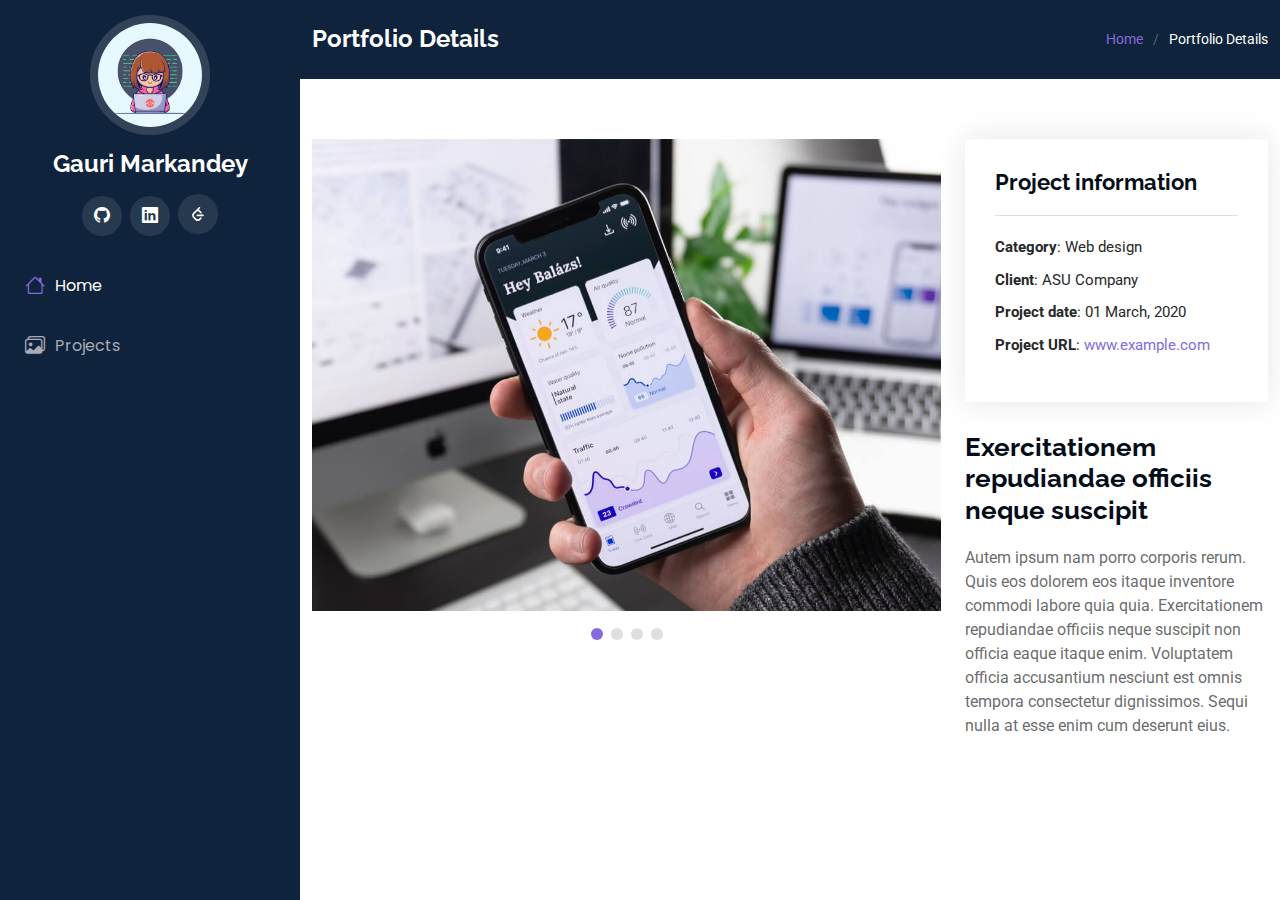
<file: portfolio-details.html>
<!DOCTYPE html>
<html lang="en">

<head>
  <meta charset="utf-8">
  <meta content="width=device-width, initial-scale=1.0" name="viewport">
  <title>Portfolio Details - iPortfolio Bootstrap Template</title>
  <meta content="" name="description">
  <meta content="" name="keywords">

  <!-- Favicons -->
  <link href="assets/img/favicon.png" rel="icon">
  <link href="assets/img/apple-touch-icon.png" rel="apple-touch-icon">

  <!-- Fonts -->
  <link href="https://fonts.googleapis.com" rel="preconnect">
  <link href="https://fonts.gstatic.com" rel="preconnect" crossorigin>
  <link href="https://fonts.googleapis.com/css2?family=Roboto:ital,wght@0,100;0,300;0,400;0,500;0,700;0,900;1,100;1,300;1,400;1,500;1,700;1,900&family=Poppins:ital,wght@0,100;0,200;0,300;0,400;0,500;0,600;0,700;0,800;0,900;1,100;1,200;1,300;1,400;1,500;1,600;1,700;1,800;1,900&family=Raleway:ital,wght@0,100;0,200;0,300;0,400;0,500;0,600;0,700;0,800;0,900;1,100;1,200;1,300;1,400;1,500;1,600;1,700;1,800;1,900&display=swap" rel="stylesheet">

  <!-- Vendor CSS Files -->
  <link href="assets/vendor/bootstrap/css/bootstrap.min.css" rel="stylesheet">
  <link href="assets/vendor/bootstrap-icons/bootstrap-icons.css" rel="stylesheet">
  <link href="assets/vendor/aos/aos.css" rel="stylesheet">
  <link href="assets/vendor/glightbox/css/glightbox.min.css" rel="stylesheet">
  <link href="assets/vendor/swiper/swiper-bundle.min.css" rel="stylesheet">

  <!-- Main CSS File -->
  <link href="assets/css/main.css" rel="stylesheet">
</head>

<body class="portfolio-details-page">

  <header id="header" class="header dark-background d-flex flex-column">
    <i class="header-toggle d-xl-none bi bi-list"></i>

    <div class="profile-img">
      <img src="assets/img/animationDeveloper.avif" alt="" class="img-fluid rounded-circle">
    </div>

    <a href="index.html" class="logo d-flex align-items-center justify-content-center">
      <!-- Uncomment the line below if you also wish to use an image logo -->
      <!-- <img src="assets/img/logo.png" alt=""> -->
      <h1 class="sitename">Gauri Markandey</h1>
    </a>

    <div class="social-links text-center">
      <a href="https://github.com/gauri2029" class="github"><i class="bi bi-github"></i></a>
      <a href="https://www.linkedin.com/in/gaurimarkandey/" class="linkedin"><i class="bi bi-linkedin"></i></a>
      <a href="https://leetcode.com/u/gauri_markandey/" class="leetcode"><img src="assets/img/leetcodeSVG.svg" /></a>
    </div>

    <nav id="navmenu" class="navmenu">
      <ul>
        <li><a href="" class="active"><i class="bi bi-house navicon"></i>Home</a></li>
        <li><a href="#portfolio"><i class="bi bi-images navicon"></i> Projects</a></li>
      </ul>
    </nav>

  </header>

  <main class="main">

    <!-- Page Title -->
    <div class="page-title dark-background">
      <div class="container d-lg-flex justify-content-between align-items-center">
        <h1 class="mb-2 mb-lg-0">Portfolio Details</h1>
        <nav class="breadcrumbs">
          <ol>
            <li><a href="index.html">Home</a></li>
            <li class="current">Portfolio Details</li>
          </ol>
        </nav>
      </div>
    </div><!-- End Page Title -->

    <!-- Portfolio Details Section -->
    <section id="portfolio-details" class="portfolio-details section">

      <div class="container" data-aos="fade-up" data-aos-delay="100">

        <div class="row gy-4">

          <div class="col-lg-8">
            <div class="portfolio-details-slider swiper init-swiper">

              <script type="application/json" class="swiper-config">
                {
                  "loop": true,
                  "speed": 600,
                  "autoplay": {
                    "delay": 5000
                  },
                  "slidesPerView": "auto",
                  "pagination": {
                    "el": ".swiper-pagination",
                    "type": "bullets",
                    "clickable": true
                  }
                }
              </script>

              <div class="swiper-wrapper align-items-center">

                <div class="swiper-slide">
                  <img src="assets/img/portfolio/app-1.jpg" alt="">
                </div>

                <div class="swiper-slide">
                  <img src="assets/img/portfolio/product-1.jpg" alt="">
                </div>

                <div class="swiper-slide">
                  <img src="assets/img/portfolio/branding-1.jpg" alt="">
                </div>

                <div class="swiper-slide">
                  <img src="assets/img/portfolio/books-1.jpg" alt="">
                </div>

              </div>
              <div class="swiper-pagination"></div>
            </div>
          </div>

          <div class="col-lg-4">
            <div class="portfolio-info" data-aos="fade-up" data-aos-delay="200">
              <h3>Project information</h3>
              <ul>
                <li><strong>Category</strong>: Web design</li>
                <li><strong>Client</strong>: ASU Company</li>
                <li><strong>Project date</strong>: 01 March, 2020</li>
                <li><strong>Project URL</strong>: <a href="#">www.example.com</a></li>
              </ul>
            </div>
            <div class="portfolio-description" data-aos="fade-up" data-aos-delay="300">
              <h2>Exercitationem repudiandae officiis neque suscipit</h2>
              <p>
                Autem ipsum nam porro corporis rerum. Quis eos dolorem eos itaque inventore commodi labore quia quia. Exercitationem repudiandae officiis neque suscipit non officia eaque itaque enim. Voluptatem officia accusantium nesciunt est omnis tempora consectetur dignissimos. Sequi nulla at esse enim cum deserunt eius.
              </p>
            </div>
          </div>

        </div>

      </div>

    </section><!-- /Portfolio Details Section -->

  </main>

  <!-- Scroll Top -->
  <a href="#" id="scroll-top" class="scroll-top d-flex align-items-center justify-content-center"><i class="bi bi-arrow-up-short"></i></a>

  <!-- Preloader -->
  <div id="preloader"></div>

  <!-- Vendor JS Files -->
  <script src="assets/vendor/bootstrap/js/bootstrap.bundle.min.js"></script>
  <script src="assets/vendor/php-email-form/validate.js"></script>
  <script src="assets/vendor/aos/aos.js"></script>
  <script src="assets/vendor/typed.js/typed.umd.js"></script>
  <script src="assets/vendor/purecounter/purecounter_vanilla.js"></script>
  <script src="assets/vendor/waypoints/noframework.waypoints.js"></script>
  <script src="assets/vendor/glightbox/js/glightbox.min.js"></script>
  <script src="assets/vendor/imagesloaded/imagesloaded.pkgd.min.js"></script>
  <script src="assets/vendor/isotope-layout/isotope.pkgd.min.js"></script>
  <script src="assets/vendor/swiper/swiper-bundle.min.js"></script>

  <!-- Main JS File -->
  <script src="assets/js/main.js"></script>

</body>

</html>
</file>
<file: assets/css/main.css>
/**
* Template Name: iPortfolio
* Template URL: https://bootstrapmade.com/iportfolio-bootstrap-portfolio-websites-template/
* Updated: Jun 29 2024 with Bootstrap v5.3.3
* Author: BootstrapMade.com
* License: https://bootstrapmade.com/license/
*/

/*--------------------------------------------------------------
# Font & Color Variables
# Help: https://bootstrapmade.com/color-system/
--------------------------------------------------------------*/
/* Fonts */
:root {
  --default-font: "Roboto",  system-ui, -apple-system, "Segoe UI", Roboto, "Helvetica Neue", Arial, "Noto Sans", "Liberation Sans", sans-serif, "Apple Color Emoji", "Segoe UI Emoji", "Segoe UI Symbol", "Noto Color Emoji";
  --heading-font: "Raleway",  sans-serif;
  --nav-font: "Poppins",  sans-serif;
}

/* Global Colors - The following color variables are used throughout the website. Updating them here will change the color scheme of the entire website */
:root { 
  --background-color: #ffffff; /* Background color for the entire website, including individual sections */
  --default-color: #272829; /* Default color used for the majority of the text content across the entire website */
  --heading-color: #050d18; /* Color for headings, subheadings and title throughout the website */
  --accent-color: #846add; /* Accent color that represents your brand on the website. It's used for buttons, links, and other elements that need to stand out */
  --surface-color: #ffffff; /* The surface color is used as a background of boxed elements within sections, such as cards, icon boxes, or other elements that require a visual separation from the global background. */
  --contrast-color: #ffffff; /* Contrast color for text, ensuring readability against backgrounds of accent, heading, or default colors. */
}

/* Nav Menu Colors - The following color variables are used specifically for the navigation menu. They are separate from the global colors to allow for more customization options */
:root {
  --nav-color: #a8a9b4;  /* The default color of the main navmenu links */
  --nav-hover-color: #ffffff; /* Applied to main navmenu links when they are hovered over or active */
  --nav-mobile-background-color: #040b14; /* Used as the background color for mobile navigation menu */
  --nav-dropdown-background-color: #040b14; /* Used as the background color for dropdown items that appear when hovering over primary navigation items */
  --nav-dropdown-color: #a8a9b4; /* Used for navigation links of the dropdown items in the navigation menu. */
  --nav-dropdown-hover-color: #ffffff; /* Similar to --nav-hover-color, this color is applied to dropdown navigation links when they are hovered over. */
}

/* Color Presets - These classes override global colors when applied to any section or element, providing reuse of the sam color scheme. */

.light-background {
  --background-color: #f0ecff;
  --surface-color: #ffffff;
}

.dark-background {
  --background-color: #0f233c;
  --default-color: #ffffff;
  --heading-color: #ffffff;
  --surface-color: #151f2b;
  --contrast-color: #ffffff;
}

/* Smooth scroll */
:root {
  scroll-behavior: smooth;
}

/*--------------------------------------------------------------
# General Styling & Shared Classes
--------------------------------------------------------------*/
body {
  color: var(--default-color);
  background-color: var(--background-color);
  font-family: var(--default-font);
}

a {
  color: var(--accent-color);
  text-decoration: none;
  transition: 0.3s;
}

a:hover {
  color: color-mix(in srgb, var(--accent-color), transparent 25%);
  text-decoration: none;
}

h1,
h2,
h3,
h4,
h5,
h6 {
  color: var(--heading-color);
  font-family: var(--heading-font);
}

/* PHP Email Form Messages
------------------------------*/
.php-email-form .error-message {
  display: none;
  background: #df1529;
  color: #ffffff;
  text-align: left;
  padding: 15px;
  margin-bottom: 24px;
  font-weight: 600;
}

.php-email-form .sent-message {
  display: none;
  color: #ffffff;
  background: #059652;
  text-align: center;
  padding: 15px;
  margin-bottom: 24px;
  font-weight: 600;
}

.php-email-form .loading {
  display: none;
  background: var(--surface-color);
  text-align: center;
  padding: 15px;
  margin-bottom: 24px;
}

.php-email-form .loading:before {
  content: "";
  display: inline-block;
  border-radius: 50%;
  width: 24px;
  height: 24px;
  margin: 0 10px -6px 0;
  border: 3px solid var(--accent-color);
  border-top-color: var(--surface-color);
  animation: php-email-form-loading 1s linear infinite;
}

@keyframes php-email-form-loading {
  0% {
    transform: rotate(0deg);
  }

  100% {
    transform: rotate(360deg);
  }
}

/*--------------------------------------------------------------
# Global Header
--------------------------------------------------------------*/
.header {
  color: var(--default-color);
  background-color: var(--background-color);
  position: fixed;
  top: 0;
  left: 0;
  bottom: 0;
  padding: 0 15px;
  width: 300px;
  transition: all ease-in-out 0.3s;
  overflow-y: auto;
  z-index: 997;
}

.header .profile-img img {
  margin: 15px auto;
  display: block;
  width: 120px;
  border: 8px solid color-mix(in srgb, var(--default-color), transparent 85%);
}

.header .logo {
  line-height: 1;
  margin-bottom: 15px;
}

.header .logo img {
  max-height: 32px;
  margin-right: 8px;
}

.header .logo h1 {
  font-size: 24px;
  margin: 0;
  font-weight: 700;
  color: var(--heading-color);
}

.header .social-links {
  margin: 0 0 20px 0;
}

.header .social-links a {
  font-size: 16px;
  display: inline-flex;
  align-items: center;
  justify-content: center;
  background: color-mix(in srgb, var(--default-color), transparent 90%);
  color: var(--default-color);
  margin: 0 2px;
  border-radius: 50%;
  text-align: center;
  width: 40px;
  height: 40px;
  transition: 0.3s;
}

.header .social-links a:hover {
  color: var(--contrast-color);
  background: var(--accent-color);
}

@media (min-width: 1200px) {

  .header~main,
  .header~#footer {
    margin-left: 300px;
  }
}

@media (max-width: 1199px) {
  .header {
    left: -100%;
  }
}

.header.header-show {
  left: 0;
}

.header .header-toggle {
  color: var(--contrast-color);
  background-color: var(--accent-color);
  font-size: 22px;
  display: flex;
  align-items: center;
  justify-content: center;
  width: 40px;
  height: 40px;
  border-radius: 50%;
  cursor: pointer;
  position: fixed;
  top: 15px;
  right: 15px;
  z-index: 9999;
  transition: background-color 0.3s;
}

.header .header-toggle:hover {
  color: var(--contrast-color);
  background-color: color-mix(in srgb, var(--accent-color) 90%, white 15%);
}

/*--------------------------------------------------------------
# Navigation Menu
--------------------------------------------------------------*/
.mobile-nav-toggle {
  display: none;
}

.navmenu {
  padding: 0;
  z-index: 9997;
}

.navmenu ul {
  list-style: none;
  padding: 0 0 20px 0;
  margin: 0;
}

.navmenu a,
.navmenu a:focus {
  color: var(--nav-color);
  padding: 15px 10px;
  font-family: var(--nav-font);
  font-size: 16px;
  font-weight: 400;
  display: flex;
  align-items: center;
  white-space: nowrap;
  transition: 0.3s;
  width: 100%;
}

.navmenu a .navicon,
.navmenu a:focus .navicon {
  font-size: 20px;
  margin-right: 10px;
}

.navmenu a .toggle-dropdown,
.navmenu a:focus .toggle-dropdown {
  font-size: 12px;
  line-height: 0;
  margin-left: auto;
  width: 30px;
  height: 30px;
  display: flex;
  align-items: center;
  justify-content: center;
  border-radius: 50%;
  transition: 0.3s;
  flex-shrink: 0;
  background-color: color-mix(in srgb, var(--accent-color), transparent 90%);
}

.navmenu a .toggle-dropdown:hover,
.navmenu a:focus .toggle-dropdown:hover {
  background-color: var(--accent-color);
  color: var(--contrast-color);
}

.navmenu a:hover,
.navmenu .active,
.navmenu .active:focus {
  color: var(--nav-hover-color);
}

.navmenu a:hover .navicon,
.navmenu .active .navicon,
.navmenu .active:focus .navicon {
  color: var(--accent-color);
}

.navmenu .active .toggle-dropdown,
.navmenu .active:focus .toggle-dropdown {
  background-color: var(--accent-color);
  color: var(--contrast-color);
  transform: rotate(180deg);
}

.navmenu .dropdown {
  display: block;
}

.navmenu .dropdown a,
.navmenu .dropdown a:focus {
  color: --nav-dropdown-color;
}

.navmenu .dropdown a:hover,
.navmenu .dropdown .active,
.navmenu .dropdown .active:focus {
  color: var(--nav-dropdown-hover-color);
}

.navmenu .dropdown ul {
  position: static;
  display: none;
  z-index: 99;
  padding: 5px 10px;
  margin: 5px 10px;
  background-color: var(--nav-dropdown-background-color);
  border: 1px solid color-mix(in srgb, var(--default-color), transparent 90%);
  box-shadow: none;
  transition: all 0.5s ease-in-out;
}

.navmenu .dropdown ul ul {
  background-color: rgba(33, 37, 41, 0.1);
}

.navmenu .dropdown>.dropdown-active {
  display: block;
  background-color: rgba(33, 37, 41, 0.03);
}

/*--------------------------------------------------------------
# Global Footer
--------------------------------------------------------------*/
.footer {
  color: var(--default-color);
  background-color: var(--background-color);
  font-size: 14px;
  padding: 40px 0;
  position: relative;
  border-top: 1px solid color-mix(in srgb, var(--default-color), transparent 90%);
}

.footer .copyright p {
  margin-bottom: 0;
}

.footer .credits {
  margin-top: 4px;
  font-size: 13px;
  text-align: center;
}

/*--------------------------------------------------------------
# Preloader
--------------------------------------------------------------*/
#preloader {
  position: fixed;
  inset: 0;
  z-index: 999999;
  overflow: hidden;
  background: var(--background-color);
  transition: all 0.6s ease-out;
}

#preloader:before {
  content: "";
  position: fixed;
  top: calc(50% - 30px);
  left: calc(50% - 30px);
  border: 6px solid #ffffff;
  border-color: var(--accent-color) transparent var(--accent-color) transparent;
  border-radius: 50%;
  width: 60px;
  height: 60px;
  animation: animate-preloader 1.5s linear infinite;
}

@keyframes animate-preloader {
  0% {
    transform: rotate(0deg);
  }

  100% {
    transform: rotate(360deg);
  }
}

/*--------------------------------------------------------------
# Scroll Top Button
--------------------------------------------------------------*/
.scroll-top {
  position: fixed;
  visibility: hidden;
  opacity: 0;
  right: 15px;
  bottom: -15px;
  z-index: 99999;
  background-color: var(--accent-color);
  width: 44px;
  height: 44px;
  border-radius: 50px;
  transition: all 0.4s;
}

.scroll-top i {
  font-size: 24px;
  color: var(--contrast-color);
  line-height: 0;
}

.scroll-top:hover {
  background-color: color-mix(in srgb, var(--accent-color), transparent 20%);
  color: var(--contrast-color);
}

.scroll-top.active {
  visibility: visible;
  opacity: 1;
  bottom: 15px;
}

/*--------------------------------------------------------------
# Disable aos animation delay on mobile devices
--------------------------------------------------------------*/
@media screen and (max-width: 768px) {
  [data-aos-delay] {
    transition-delay: 0 !important;
  }
}

/*--------------------------------------------------------------
# Global Page Titles & Breadcrumbs
--------------------------------------------------------------*/
.page-title {
  color: var(--default-color);
  background-color: var(--background-color);
  padding: 25px 0;
  position: relative;
}

.page-title h1 {
  font-size: 24px;
  font-weight: 700;
}

.page-title .breadcrumbs ol {
  display: flex;
  flex-wrap: wrap;
  list-style: none;
  padding: 0;
  margin: 0;
  font-size: 14px;
  font-weight: 400;
}

.page-title .breadcrumbs ol li+li {
  padding-left: 10px;
}

.page-title .breadcrumbs ol li+li::before {
  content: "/";
  display: inline-block;
  padding-right: 10px;
  color: color-mix(in srgb, var(--default-color), transparent 70%);
}

/*--------------------------------------------------------------
# Global Sections
--------------------------------------------------------------*/
section,
.section {
  color: var(--default-color);
  background-color: var(--background-color);
  padding: 60px 0;
  overflow: clip;
}

/*--------------------------------------------------------------
# Global Section Titles
--------------------------------------------------------------*/
.section-title {
  padding-bottom: 60px;
  position: relative;
}

.section-title h2 {
  font-size: 36px;
  font-weight: 700;
  margin-bottom: 20px;
  padding-bottom: 20px;
  position: relative;
  display: flex;
  justify-content: center;
}

.section-title h2:after {
  content: "";
  position: absolute;
  display: block;
  width: 50px;
  height: 3px;
  background: var(--accent-color);
  bottom: 0;
}

.section-title p {
  margin-bottom: 0;
  display: flex;
  font-size: 18px;
  justify-content: center;
  text-align: center;
}

/*--------------------------------------------------------------
# Hero Section
--------------------------------------------------------------*/
.hero {
  width: 100%;
  min-height: 100vh;
  position: relative;
  padding: 80px 0;
  display: flex;
  align-items: center;
  justify-content: center;
}

.hero img {
  position: absolute;
  inset: 0;
  display: block;
  width: 100%;
  height: 100%;
  object-fit: cover;
  z-index: 1;
}

.hero:before {
  content: "";
  background: color-mix(in srgb, var(--background-color), transparent 70%);
  position: absolute;
  inset: 0;
  z-index: 2;
}

.hero .container {
  position: relative;
  z-index: 3;
}

.hero h2 {
  margin: 0;
  font-size: 64px;
  font-weight: 700;
}

.hero p {
  margin: 5px 0 0 0;
  font-size: 26px;
}

.hero p span {
  letter-spacing: 1px;
  border-bottom: 2px solid var(--accent-color);
}

.hero .social-links {
  margin-top: 25px;
}

.hero .social-links a {
  font-size: 24px;
  display: inline-block;
  color: color-mix(in srgb, var(--default-color), transparent 50%);
  line-height: 1;
  margin-right: 20px;
  transition: 0.3s;
}

.hero .social-links a:hover {
  color: var(--accent-color);
}

@media (max-width: 768px) {
  .hero h2 {
    font-size: 32px;
  }

  .hero p {
    font-size: 20px;
  }
}

/*--------------------------------------------------------------
# About Section
--------------------------------------------------------------*/
.about .content h2 {
  font-weight: 700;
  font-size: 24px;
}

.about .section-title {
  padding-bottom: 30px;
}

.about .content ul {
  list-style: none;
  padding: 0;
}

.about .content ul li {
  margin-bottom: 20px;
  display: flex;
  align-items: center;
}

.about .content ul strong {
  margin-right: 10px;
}

.about .content ul i {
  font-size: 16px;
  margin-right: 5px;
  color: var(--accent-color);
  line-height: 0;
}

.zero_margin {
  margin: 0;
}

.technicalSkillsCards {
  padding: 20px 40px 20px 40px;
  width: 216px;
  min-height: 280px;
}
/*--------------------------------------------------------------
# Skills Section
--------------------------------------------------------------*/
.skills .progress {
  height: 60px;
  display: block;
  background: none;
  border-radius: 0;
}

.skills .progress .skill {
  color: var(--heading-color);
  padding: 0;
  margin: 0 0 6px 0;
  text-transform: uppercase;
  display: block;
  font-weight: 600;
  font-family: var(--heading-font);
}

.skills .progress .skill .val {
  float: right;
  font-style: normal;
}

.skills .progress-bar-wrap {
  background: color-mix(in srgb, var(--default-color), transparent 90%);
  height: 10px;
}

.skills .progress-bar {
  width: 1px;
  height: 10px;
  transition: 0.9s;
  background-color: var(--accent-color);
}

/*--------------------------------------------------------------
# Resume Section
--------------------------------------------------------------*/
.resume .resume-title {
  color: var(--heading-color);
  font-size: 26px;
  font-weight: 700;
  margin-bottom: 30px;
}

.resumeContainer {
  margin-left: 20px;
}

.resume .section-title {
  padding-bottom: 30px;
}

.resume .resume-item {
  padding: 0 0 40px 20px;
  margin-top: -2px;
  border-left: 2px solid var(--accent-color);
  position: relative;
}

.resume .resume-item h4 {
  line-height: 18px;
  font-size: 20px;
  font-weight: 600;
  text-transform: uppercase;
  color: color-mix(in srgb, var(--default-color), transparent 20%);
  margin-bottom: 10px;
}

.resume .resume-item h5 {
  font-size: 16px;
  padding: 5px 0px;
  display: inline-block;
  font-weight: 600;
  margin-bottom: 10px;
}

.resume .resume-item ul {
  padding-left: 20px;
}

.resume .resume-item ul li {
  padding-bottom: 10px;
}

.resume .resume-item:last-child {
  padding-bottom: 0;
}

.resume .resume-item::before {
  content: "";
  position: absolute;
  width: 16px;
  height: 16px;
  border-radius: 50px;
  left: -9px;
  top: 0;
  background: var(--background-color);
  border: 2px solid var(--accent-color);
}

/*--------------------------------------------------------------
# Portfolio Section
--------------------------------------------------------------*/
.portfolio .portfolio-filters {
  padding: 0;
  margin: 0 auto 20px auto;
  list-style: none;
  text-align: center;
}

.portfolio .portfolio-filters li {
  cursor: pointer;
  display: inline-block;
  padding: 0;
  font-size: 14px;
  font-weight: 400;
  margin: 0 10px;
  line-height: 1;
  text-transform: uppercase;
  margin-bottom: 10px;
  transition: all 0.3s ease-in-out;
}

.portfolio .portfolio-filters li:hover,
.portfolio .portfolio-filters li.filter-active {
  color: var(--accent-color);
}

.portfolio .portfolio-filters li:first-child {
  margin-left: 0;
}

.portfolio .portfolio-filters li:last-child {
  margin-right: 0;
}

@media (max-width: 575px) {
  .portfolio .portfolio-filters li {
    font-size: 14px;
    margin: 0 5px;
  }
}

.portfolio .portfolio-content {
  position: relative;
  overflow: hidden;
  border-radius: 1rem;
  box-shadow: 0 4px 8px 0 rgba(0, 0, 0, 0.2), 0 6px 20px 0 rgba(0, 0, 0, 0.19);
}

.portfolio .portfolio-content img {
  transition: 0.3s;
  min-height: 320px;
}

.portfolio .portfolio-content .portfolio-info {
  opacity: 0;
  position: absolute;
  inset: 0;
  z-index: 3;
  transition: all ease-in-out 0.3s;
  background: rgba(0, 0, 0, 0.6);
  padding: 15px;
}

.portfolio .portfolio-content .portfolio-info h4 {
  font-size: 16px;
  padding: 5px 10px;
  font-weight: 500;
  color: #ffffff;
  display: inline-block;
}

.portfolio .portfolio-content .portfolio-info p {
  position: absolute;
  bottom: 0;
  text-align: center;
  display: inline-block;
  left: 0;
  right: 0;
  font-size: 16px;
  font-weight: 400;
  color: #fff;
  padding: 5px;
}

.portfolio .portfolio-content .portfolio-info .preview-link,
.portfolio .portfolio-content .portfolio-info .details-link {
  position: absolute;
  left: calc(50% - 40px);
  font-size: 26px;
  top: calc(50% - 14px);
  color: #aeabb7;
  transition: 0.3s;
  line-height: 1.2;
}

.portfolio .portfolio-content .portfolio-info .preview-link:hover,
.portfolio .portfolio-content .portfolio-info .details-link:hover {
  color: #fff;
}

.portfolio .portfolio-content .portfolio-info .details-link {
  left: 45%;
  font-size: 34px;
  line-height: 0;
}

.portfolio .portfolio-content:hover .portfolio-info {
  opacity: 1;
}

.portfolio .portfolio-content:hover img {
  transform: scale(1.1);
}

.portfolio-item {
  display: flex;
  padding: 0;
  position: relative;
  margin: 0;
  align-items: center;
  border-radius: 1rem;
  box-shadow: 0 4px 8px 0 rgba(0, 0, 0, 0.2), 0 6px 20px 0 rgba(0, 0, 0, 0.19);
}

.projects_block {
  display: flex;
  gap: 1rem;
  position: relative;
  justify-content: center;
  align-items: center;
  height: auto !important;

  .card {
    position: relative;
    max-width: min-content;
    max-height: 320px;
    max-width: 360px;
    cursor: pointer;
    transition-duration: 0.6s;
    transition-timing-function: ease-in-out;
    transform-style: preserve-3d;
  }
}

/*--------------------------------------------------------------
# Services Section
--------------------------------------------------------------*/
.services .service-item {
  position: relative;
}

.services .service-item .icon {
  background: var(--accent-color);
  display: flex;
  align-items: center;
  justify-content: center;
  width: 54px;
  height: 54px;
  border-radius: 50%;
  transition: 0.5s;
  border: 1px solid var(--accent-color);
  margin-right: 20px;
}

.services .service-item .icon i {
  color: var(--contrast-color);
  font-size: 24px;
  line-height: 0;
}

.services .service-item:hover .icon {
  background: var(--surface-color);
}

.services .service-item:hover .icon i {
  color: var(--accent-color);
}

.services .service-item .title {
  font-weight: 700;
  margin-bottom: 15px;
  font-size: 18px;
}

.services .service-item .title a {
  color: var(--heading-color);
}

.services .service-item .title a:hover {
  color: var(--accent-color);
}

.services .service-item .description {
  line-height: 24px;
  font-size: 14px;
}

/*--------------------------------------------------------------
# Testimonials Section
--------------------------------------------------------------*/
.testimonials .testimonials-carousel,
.testimonials .testimonials-slider {
  overflow: hidden;
}

.testimonials .testimonial-item {
  box-sizing: content-box;
  text-align: center;
  min-height: 320px;
}

.testimonials .testimonial-item .testimonial-img {
  width: 90px;
  border-radius: 50%;
  margin: 0 auto;
}

.testimonials .testimonial-item h3 {
  font-size: 18px;
  font-weight: bold;
  margin: 10px 0 5px 0;
}

.testimonials .testimonial-item h4 {
  font-size: 14px;
  color: color-mix(in srgb, var(--default-color), transparent 20%);
  margin: 0;
}

.testimonials .testimonial-item .quote-icon-left,
.testimonials .testimonial-item .quote-icon-right {
  color: color-mix(in srgb, var(--accent-color), transparent 40%);
  font-size: 26px;
  line-height: 0;
}

.testimonials .testimonial-item .quote-icon-left {
  display: inline-block;
  left: -5px;
  position: relative;
}

.testimonials .testimonial-item .quote-icon-right {
  display: inline-block;
  right: -5px;
  position: relative;
  top: 10px;
  transform: scale(-1, -1);
}

.testimonials .testimonial-item p {
  font-style: italic;
  margin: 0 15px 15px 15px;
  padding: 20px;
  background-color: var(--surface-color);
  position: relative;
  margin-bottom: 35px;
  border-radius: 6px;
  box-shadow: 0px 2px 15px rgba(0, 0, 0, 0.1);
}

.testimonials .testimonial-item p::after {
  content: "";
  width: 0;
  height: 0;
  border-top: 20px solid var(--surface-color);
  border-right: 20px solid transparent;
  border-left: 20px solid transparent;
  position: absolute;
  bottom: -20px;
  left: calc(50% - 20px);
}

.testimonials .swiper-wrapper {
  height: auto;
}

.testimonials .swiper-pagination {
  margin-top: 40px;
  position: relative;
}

.testimonials .swiper-pagination .swiper-pagination-bullet {
  width: 12px;
  height: 12px;
  background-color: var(--background-color);
  opacity: 1;
  border: 1px solid var(--accent-color);
}

.testimonials .swiper-pagination .swiper-pagination-bullet-active {
  background-color: var(--accent-color);
}

/*--------------------------------------------------------------
# Contact Section
--------------------------------------------------------------*/
.contact .info-wrap {
  background-color: var(--surface-color);
  box-shadow: 0px 0px 20px rgba(0, 0, 0, 0.1);
  padding: 30px;
}

@media (max-width: 575px) {
  .contact .info-wrap {
    padding: 20px;
  }
}

.contact .info-item {
  margin-bottom: 40px;
}

.contact .info-item i {
  font-size: 20px;
  color: var(--accent-color);
  background: color-mix(in srgb, var(--accent-color), transparent 92%);
  width: 44px;
  height: 44px;
  display: flex;
  justify-content: center;
  align-items: center;
  border-radius: 50px;
  transition: all 0.3s ease-in-out;
  margin-right: 15px;
}

.contact .info-item h3 {
  padding: 0;
  font-size: 18px;
  font-weight: 700;
  margin-bottom: 5px;
}

.contact .info-item p {
  padding: 0;
  margin-bottom: 0;
  font-size: 14px;
}

.contact .info-item:hover i {
  background: var(--accent-color);
  color: var(--contrast-color);
}

.contact .php-email-form {
  background-color: var(--surface-color);
  height: 100%;
  padding: 30px;
}

.contact_image_block {
  display: flex;
  vertical-align: middle;
  align-items: center;
  justify-content: center;
  margin-top: 0;
}

.contact_image_block figure img {
  -webkit-transform: rotate(0) scale(1);
	transform: rotate(0) scale(1);
  -webkit-transition: .3s ease-in-out;
  transition: .3s ease-in-out;
}

.contact_image_block figure:hover img {
  -webkit-transform: rotate(15deg) scale(1.4);
  transform: rotate(15deg) scale(1.4);
}

@media (max-width: 575px) {
  .contact .php-email-form {
    padding: 20px;
  }
}

.contact .php-email-form input[type=text],
.contact .php-email-form input[type=email],
.contact .php-email-form textarea {
  font-size: 14px;
  padding: 10px 15px;
  box-shadow: none;
  border-radius: 10px;
  background: #e6e6e6;
  color: var(--default-color);
  border: none;
}

.contact .php-email-form input[type=text]:focus,
.contact .php-email-form input[type=email]:focus,
.contact .php-email-form textarea:focus {
  border-color: var(--accent-color);
}

.contact .php-email-form input[type=text]::placeholder,
.contact .php-email-form input[type=email]::placeholder,
.contact .php-email-form textarea::placeholder {
  color: color-mix(in srgb, var(--default-color), transparent 70%);
}

.submitbtn {
  color: var(--contrast-color);
  background: #846add;
  border: 0;
  padding: 10px 30px;
  transition: 0.4s;
  border-radius: 50px;
}

.submitbtn:hover {
  background: #333;
}

/*--------------------------------------------------------------
# Portfolio Details Section
--------------------------------------------------------------*/
.portfolio-details .portfolio-details-slider img {
  width: 100%;
}

.portfolio-details .portfolio-details-slider .swiper-pagination {
  margin-top: 20px;
  position: relative;
}

.portfolio-details .portfolio-details-slider .swiper-pagination .swiper-pagination-bullet {
  width: 12px;
  height: 12px;
  background-color: color-mix(in srgb, var(--default-color), transparent 85%);
  opacity: 1;
}

.portfolio-details .portfolio-details-slider .swiper-pagination .swiper-pagination-bullet-active {
  background-color: var(--accent-color);
}

.portfolio-details .portfolio-info {
  padding: 30px;
  box-shadow: 0px 0 30px rgba(0, 0, 0, 0.1);
}

.portfolio-details .portfolio-info h3 {
  font-size: 22px;
  font-weight: 700;
  margin-bottom: 20px;
  padding-bottom: 20px;
  border-bottom: 1px solid color-mix(in srgb, var(--default-color), transparent 85%);
}

.portfolio-details .portfolio-info ul {
  list-style: none;
  padding: 0;
  font-size: 15px;
}

.portfolio-details .portfolio-info ul li+li {
  margin-top: 10px;
}

.portfolio-details .portfolio-description {
  padding-top: 30px;
}

.portfolio-details .portfolio-description h2 {
  font-size: 26px;
  font-weight: 700;
  margin-bottom: 20px;
}

.portfolio-details .portfolio-description p {
  padding: 0;
  color: color-mix(in srgb, var(--default-color), transparent 30%);
}

/*--------------------------------------------------------------
# Service Details Section
--------------------------------------------------------------*/
.service-details .services-list {
  padding: 10px 30px;
  border: 1px solid color-mix(in srgb, var(--default-color), transparent 90%);
  margin-bottom: 20px;
}

.service-details .services-list a {
  display: block;
  line-height: 1;
  padding: 8px 0 8px 15px;
  border-left: 3px solid color-mix(in srgb, var(--default-color), transparent 70%);
  margin: 20px 0;
  color: color-mix(in srgb, var(--default-color), transparent 20%);
  transition: 0.3s;
}

.service-details .services-list a.active {
  color: var(--heading-color);
  font-weight: 700;
  border-color: var(--accent-color);
}

.service-details .services-list a:hover {
  border-color: var(--accent-color);
}

.service-details .services-img {
  margin-bottom: 20px;
}

.service-details h3 {
  font-size: 26px;
  font-weight: 700;
}

.service-details h4 {
  font-size: 20px;
  font-weight: 700;
}

.service-details p {
  font-size: 15px;
}

.service-details ul {
  list-style: none;
  padding: 0;
  font-size: 15px;
}

.service-details ul li {
  padding: 5px 0;
  display: flex;
  align-items: center;
}

.service-details ul i {
  font-size: 20px;
  margin-right: 8px;
  color: var(--accent-color);
}

/*--------------------------------------------------------------
# Starter Section Section
--------------------------------------------------------------*/
.starter-section {
  /* Add your styles here */
}

/* Flipping Cards in about section */
.cardsContainer {
  display: flex;
  justify-content: space-evenly;
  align-items: center;
  flex-wrap: wrap;
  gap: 20px;
  margin-bottom: 30px;

  .card-wrapper {
    display: inline-block;
    perspective: 1000px;
  }
  
  .card {
    position: relative;
    border-radius: 1rem;
    width: 200px;
    height: 300px;
    cursor: pointer;
    transition-duration: 0.6s;
    transition-timing-function: ease-in-out;
    transform-style: preserve-3d;
  }
  
  .card .front,
  .card .back {
    position: absolute;
    top: 0;
    left: 0;
    width: 100%;
    height: 100%;
    backface-visibility: hidden;
    display: flex;
    justify-content: center;
    align-items: center;
    border-radius: 1rem;
  }
  
  .card .front {
    z-index: 2;
    color: #fff;
    font-size: 1.3rem;
    background: linear-gradient(to right, rgb(132, 106, 221, 70%), rgb(132, 106, 221, 1.5));

    i {
      font-size: 66px;
    }

    .bi-code-slash {
      font-size: 24px;
      position: absolute;
      top: 124px;
    }

    img {
      height: 66px;
      width: 66px;
    }
  }
  
  .card .back {
    font-size: 1.3rem;
    color: #000;
    text-align: center;
    border: 1px solid #846add;
  }
  
  /* Flip cards */
  .flip-right .card .back {
    transform: rotateY(180deg);
  }
  
  .flip-right:hover .card {
    transform: rotateY(180deg);
  }
  
  .flip-down .card .back {
    transform: rotateX(-180deg);
  }
  
  .flip-down:hover .card {
    transform: rotateX(-180deg);
  }
}
</file>
